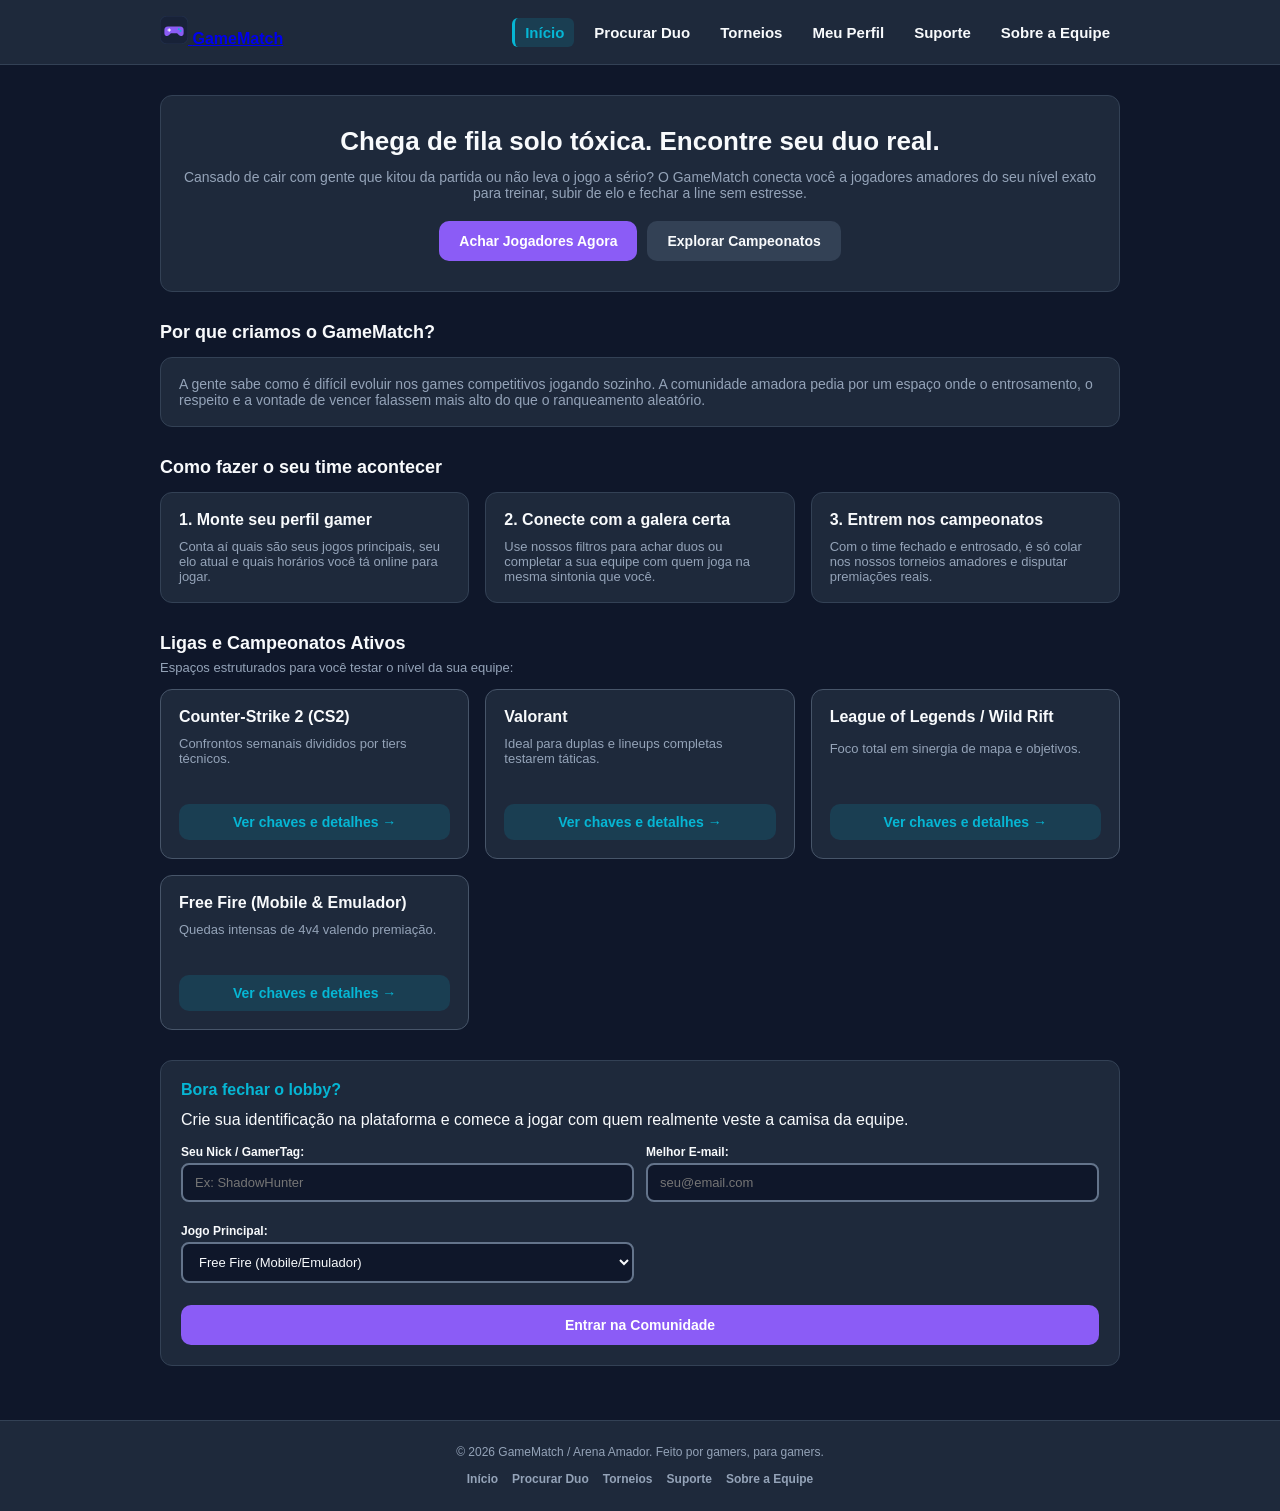
<file: index.html>
<!DOCTYPE html>
<html lang="pt-BR">
<head>
    <meta charset="UTF-8">
    <meta name="viewport" content="width=device-width, initial-scale=1.0">
    <title>Inicio - GameMatch</title>
    <link rel="stylesheet" href="style.css">
    <link rel="icon" type="image/svg+xml" href="data:image/svg+xml,%3Csvg xmlns='http://www.w3.org/2000/svg' viewBox='0 0 64 64'%3E%3Crect width='64' height='64' rx='16' fill='%23131b2e'/%3E%3Cpath d='M18 24h28a8 8 0 0 1 8 8v8a6 6 0 0 1-10.2 4.2L39 39.5H25l-4.8 4.7A6 6 0 0 1 10 40v-8a8 8 0 0 1 8-8z' fill='%238b5cf6'/%3E%3Cpath d='M21 29v6M18 32h6' stroke='%23ffffff' stroke-width='2.5' stroke-linecap='round'/%3E%3Ccircle cx='43' cy='30' r='2' fill='%2306b6d4'/%3E%3Ccircle cx='47' cy='34' r='2' fill='%2306b6d4'/%3E%3C/svg%3E">
</head>
<body>

    <header>
        <nav aria-label="Navegação Principal">
            <a href="index.html" class="brand-logo">
                <svg width="28" height="28" viewBox="0 0 64 64" fill="none" xmlns="http://www.w3.org/2000/svg">
                    <rect width="64" height="64" rx="16" fill="#182238" stroke="#23314d" stroke-width="2"/>
                    <path d="M18 24h28a8 8 0 0 1 8 8v8a6 6 0 0 1-10.2 4.2L39 39.5H25l-4.8 4.7A6 6 0 0 1 10 40v-8a8 8 0 0 1 8-8z" fill="#8b5cf6"/>
                    <path d="M21 29v6M18 32h6" stroke="#ffffff" stroke-width="2.5" stroke-linecap="round"/>
                    <circle cx="43" cy="30" r="2.2" fill="#06b6d4"/>
                    <circle cx="47" cy="34" r="2.2" fill="#06b6d4"/>
                </svg>
                <strong>GameMatch</strong>
            </a>
            
            <input type="checkbox" id="menu-toggle">
            <label for="menu-toggle" class="menu-btn" aria-label="Abrir Menu">
                <span></span>
                <span></span>
                <span></span>
            </label>

            <ul>
                <li><a href="index.html">Início</a></li>
                <li><a href="matchmaking.html">Procurar Duo</a></li>
                <li><a href="torneios.html">Torneios</a></li>
                <li><a href="meuperfil.html">Meu Perfil</a></li>
                <li><a href="suporte.html">Suporte</a></li>
                <li><a href="sobreogrupo.html">Sobre a Equipe</a></li>
            </ul>
        </nav>
    </header>

    <main>
        <section class="hero-section">
            <h1>Chega de fila solo tóxica. Encontre seu duo real.</h1>
            <p>Cansado de cair com gente que kitou da partida ou não leva o jogo a sério? O GameMatch conecta você a jogadores amadores do seu nível exato para treinar, subir de elo e fechar a line sem estresse.</p>
            <div class="hero-buttons">
                <a href="matchmaking.html" class="btn-primary">Achar Jogadores Agora</a>
                <a href="torneios.html" class="btn-secondary">Explorar Campeonatos</a>
            </div>
        </section>

        <section class="info-section">
            <h2 class="section-title">Por que criamos o GameMatch?</h2>
            <div class="card-single">
                <p>A gente sabe como é difícil evoluir nos games competitivos jogando sozinho. A comunidade amadora pedia por um espaço onde o entrosamento, o respeito e a vontade de vencer falassem mais alto do que o ranqueamento aleatório.</p>
            </div>
        </section>

        <section class="cards-section">
            <h2 class="section-title">Como fazer o seu time acontecer</h2>
            
            <div class="cards-grid">
                <article class="player-card">
                    <h3>1. Monte seu perfil gamer</h3>
                    <p>Conta aí quais são seus jogos principais, seu elo atual e quais horários você tá online para jogar.</p>
                </article>

                <article class="player-card">
                    <h3>2. Conecte com a galera certa</h3>
                    <p>Use nossos filtros para achar duos ou completar a sua equipe com quem joga na mesma sintonia que você.</p>
                </article>

                <article class="player-card">
                    <h3>3. Entrem nos campeonatos</h3>
                    <p>Com o time fechado e entrosado, é só colar nos nossos torneios amadores e disputar premiações reais.</p>
                </article>
            </div>
        </section>

        <section class="cards-section">
            <h2 class="section-title">Ligas e Campeonatos Ativos</h2>
            <p class="section-subtitle">Espaços estruturados para você testar o nível da sua equipe:</p>
            
            <div class="cards-grid">
                <article class="player-card feature-card">
                    <h3>Counter-Strike 2 (CS2)</h3>
                    <p>Confrontos semanais divididos por tiers técnicos.</p>
                    <br>
                    <a href="torneios.html" class="btn-card">Ver chaves e detalhes →</a>
                </article>

                <article class="player-card feature-card">
                    <h3>Valorant</h3>
                    <p>Ideal para duplas e lineups completas testarem táticas.</p>
                    <br>
                    <a href="torneios.html" class="btn-card">Ver chaves e detalhes →</a>
                </article>

                <article class="player-card feature-card">
                    <h3>League of Legends / Wild Rift</h3>
                    <p>Foco total em sinergia de mapa e objetivos.</p>
                    <br>
                    <a href="torneios.html" class="btn-card">Ver chaves e detalhes →</a>
                </article>

                <article class="player-card feature-card">
                    <h3>Free Fire (Mobile & Emulador)</h3>
                    <p>Quedas intensas de 4v4 valendo premiação.</p>
                    <br>
                    <a href="torneios.html" class="btn-card">Ver chaves e detalhes →</a>
                </article>
            </div>
        </section>

        <section class="filter-box">
            <form action="meuperfil.html" method="GET" class="filter-form">
                <fieldset>
                    <legend>Bora fechar o lobby?</legend>
                    <p style="margin-bottom: 16px;">Crie sua identificação na plataforma e comece a jogar com quem realmente veste a camisa da equipe.</p>
                    
                    <div class="filter-grid">
                        <div class="field-group">
                            <label for="nome">Seu Nick / GamerTag:</label>
                            <input type="text" id="nome" name="nome" placeholder="Ex: ShadowHunter" required>
                        </div>

                        <div class="field-group">
                            <label for="email">Melhor E-mail:</label>
                            <input type="email" id="email" name="email" placeholder="seu@email.com" required>
                        </div>

                        <div class="field-group">
                            <label for="jogo">Jogo Principal:</label>
                            <select id="jogo" name="jogo">
                                <option value="ff">Free Fire (Mobile/Emulador)</option>
                                <option value="valorant">Valorant</option>
                                <option value="lol">League of Legends</option>
                                <option value="cs2">Counter-Strike 2</option>
                            </select>
                        </div>
                    </div>

                    <button type="submit" class="btn-submit" style="margin-top: 12px;">Entrar na Comunidade</button>
                </fieldset>
            </form>
        </section>
    </main>

    <footer>
        <p>&copy; 2026 GameMatch / Arena Amador. Feito por gamers, para gamers.</p>
        <nav aria-label="Links Rodapé">
            <ul>
                <li><a href="index.html">Início</a></li>
                <li><a href="matchmaking.html">Procurar Duo</a></li>
                <li><a href="torneios.html">Torneios</a></li>
                <li><a href="suporte.html">Suporte</a></li>
                <li><a href="sobreogrupo.html">Sobre a Equipe</a></li>
            </ul>
        </nav>
    </footer>

    <script src="script.js"></script>
</body>
</html>
</file>
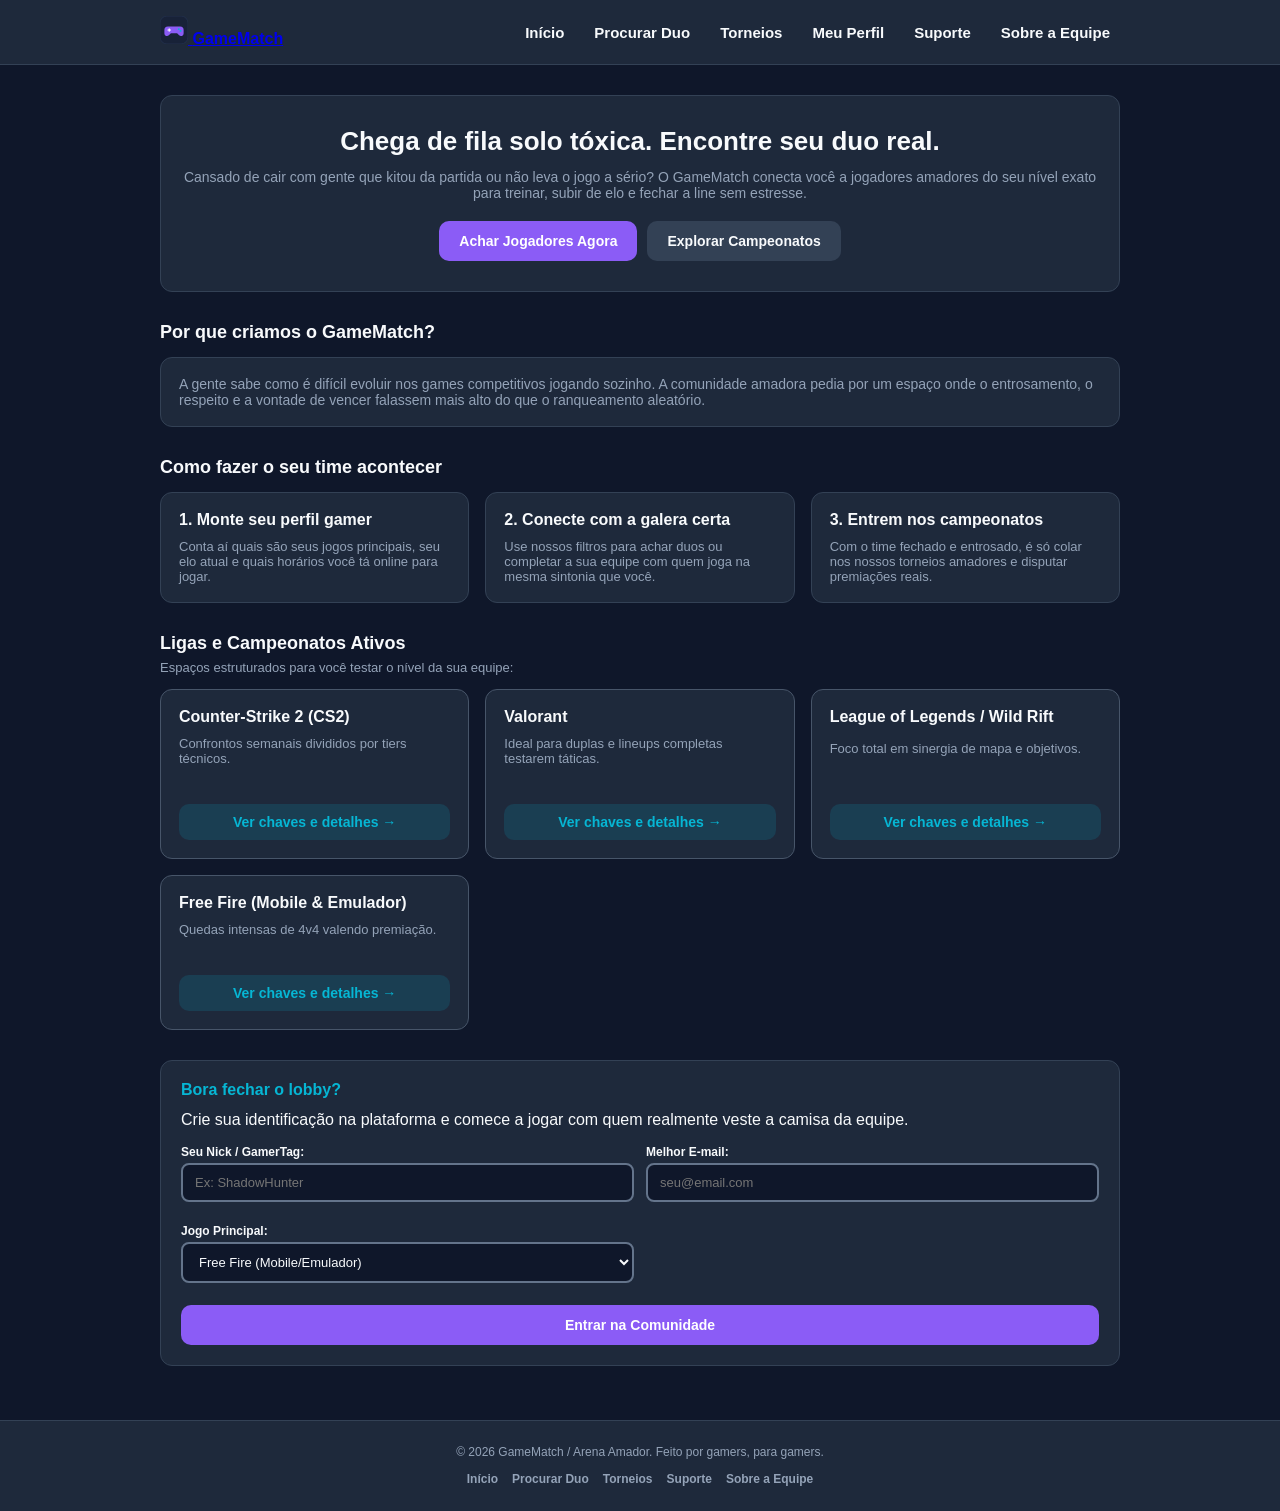
<file: home.html>
<!DOCTYPE html>
<html lang="pt-BR">
<head>
    <meta charset="UTF-8">
    <meta name="viewport" content="width=device-width, initial-scale=1.0">
    <title>GameMatch - O Ponto de Encontro do Cenário Amador</title>
    <link rel="stylesheet" href="style.css">
    <link rel="icon" type="image/svg+xml" href="data:image/svg+xml,%3Csvg xmlns='http://www.w3.org/2000/svg' viewBox='0 0 64 64'%3E%3Crect width='64' height='64' rx='16' fill='%23131b2e'/%3E%3Cpath d='M18 24h28a8 8 0 0 1 8 8v8a6 6 0 0 1-10.2 4.2L39 39.5H25l-4.8 4.7A6 6 0 0 1 10 40v-8a8 8 0 0 1 8-8z' fill='%238b5cf6'/%3E%3Cpath d='M21 29v6M18 32h6' stroke='%23ffffff' stroke-width='2.5' stroke-linecap='round'/%3E%3Ccircle cx='43' cy='30' r='2' fill='%2306b6d4'/%3E%3Ccircle cx='47' cy='34' r='2' fill='%2306b6d4'/%3E%3C/svg%3E">
</head>
<body>

    <header>
        <nav aria-label="Navegação Principal">
            <a href="index.html" class="brand-logo">
                <svg width="28" height="28" viewBox="0 0 64 64" fill="none" xmlns="http://www.w3.org/2000/svg">
                    <rect width="64" height="64" rx="16" fill="#182238" stroke="#23314d" stroke-width="2"/>
                    <path d="M18 24h28a8 8 0 0 1 8 8v8a6 6 0 0 1-10.2 4.2L39 39.5H25l-4.8 4.7A6 6 0 0 1 10 40v-8a8 8 0 0 1 8-8z" fill="#8b5cf6"/>
                    <path d="M21 29v6M18 32h6" stroke="#ffffff" stroke-width="2.5" stroke-linecap="round"/>
                    <circle cx="43" cy="30" r="2.2" fill="#06b6d4"/>
                    <circle cx="47" cy="34" r="2.2" fill="#06b6d4"/>
                </svg>
                <strong>GameMatch</strong>
            </a>
            
            <input type="checkbox" id="menu-toggle">
            <label for="menu-toggle" class="menu-btn" aria-label="Abrir Menu">
                <span></span>
                <span></span>
                <span></span>
            </label>

            <ul>
                <li><a href="index.html">Início</a></li>
                <li><a href="matchmaking.html">Procurar Duo</a></li>
                <li><a href="torneios.html">Torneios</a></li>
                <li><a href="meuperfil.html">Meu Perfil</a></li>
                <li><a href="suporte.html">Suporte</a></li>
                <li><a href="sobreogrupo.html">Sobre a Equipe</a></li>
            </ul>
        </nav>
    </header>

    <main>
        <section class="hero-section">
            <h1>Chega de fila solo tóxica. Encontre seu duo real.</h1>
            <p>Cansado de cair com gente que kitou da partida ou não leva o jogo a sério? O GameMatch conecta você a jogadores amadores do seu nível exato para treinar, subir de elo e fechar a line sem estresse.</p>
            <div class="hero-buttons">
                <a href="matchmaking.html" class="btn-primary">Achar Jogadores Agora</a>
                <a href="torneios.html" class="btn-secondary">Explorar Campeonatos</a>
            </div>
        </section>

        <section class="info-section">
            <h2 class="section-title">Por que criamos o GameMatch?</h2>
            <div class="card-single">
                <p>A gente sabe como é difícil evoluir nos games competitivos jogando sozinho. A comunidade amadora pedia por um espaço onde o entrosamento, o respeito e a vontade de vencer falassem mais alto do que o ranqueamento aleatório.</p>
            </div>
        </section>

        <section class="cards-section">
            <h2 class="section-title">Como fazer o seu time acontecer</h2>
            
            <div class="cards-grid">
                <article class="player-card">
                    <h3>1. Monte seu perfil gamer</h3>
                    <p>Conta aí quais são seus jogos principais, seu elo atual e quais horários você tá online para jogar.</p>
                </article>

                <article class="player-card">
                    <h3>2. Conecte com a galera certa</h3>
                    <p>Use nossos filtros para achar duos ou completar a sua equipe com quem joga na mesma sintonia que você.</p>
                </article>

                <article class="player-card">
                    <h3>3. Entrem nos campeonatos</h3>
                    <p>Com o time fechado e entrosado, é só colar nos nossos torneios amadores e disputar premiações reais.</p>
                </article>
            </div>
        </section>

        <section class="cards-section">
            <h2 class="section-title">Ligas e Campeonatos Ativos</h2>
            <p class="section-subtitle">Espaços estruturados para você testar o nível da sua equipe:</p>
            
            <div class="cards-grid">
                <article class="player-card feature-card">
                    <h3>Counter-Strike 2 (CS2)</h3>
                    <p>Confrontos semanais divididos por tiers técnicos.</p>
                    <br>
                    <a href="torneios.html" class="btn-card">Ver chaves e detalhes →</a>
                </article>

                <article class="player-card feature-card">
                    <h3>Valorant</h3>
                    <p>Ideal para duplas e lineups completas testarem táticas.</p>
                    <br>
                    <a href="torneios.html" class="btn-card">Ver chaves e detalhes →</a>
                </article>

                <article class="player-card feature-card">
                    <h3>League of Legends / Wild Rift</h3>
                    <p>Foco total em sinergia de mapa e objetivos.</p>
                    <br>
                    <a href="torneios.html" class="btn-card">Ver chaves e detalhes →</a>
                </article>

                <article class="player-card feature-card">
                    <h3>Free Fire (Mobile & Emulador)</h3>
                    <p>Quedas intensas de 4v4 valendo premiação.</p>
                    <br>
                    <a href="torneios.html" class="btn-card">Ver chaves e detalhes →</a>
                </article>
            </div>
        </section>

        <section class="filter-box">
            <form action="meuperfil.html" method="GET" class="filter-form">
                <fieldset>
                    <legend>Bora fechar o lobby?</legend>
                    <p style="margin-bottom: 16px;">Crie sua identificação na plataforma e comece a jogar com quem realmente veste a camisa da equipe.</p>
                    
                    <div class="filter-grid">
                        <div class="field-group">
                            <label for="nome">Seu Nick / GamerTag:</label>
                            <input type="text" id="nome" name="nome" placeholder="Ex: ShadowHunter" required>
                        </div>

                        <div class="field-group">
                            <label for="email">Melhor E-mail:</label>
                            <input type="email" id="email" name="email" placeholder="seu@email.com" required>
                        </div>

                        <div class="field-group">
                            <label for="jogo">Jogo Principal:</label>
                            <select id="jogo" name="jogo">
                                <option value="ff">Free Fire (Mobile/Emulador)</option>
                                <option value="valorant">Valorant</option>
                                <option value="lol">League of Legends</option>
                                <option value="cs2">Counter-Strike 2</option>
                            </select>
                        </div>
                    </div>

                    <button type="submit" class="btn-submit" style="margin-top: 12px;">Entrar na Comunidade</button>
                </fieldset>
            </form>
        </section>
    </main>

    <footer>
        <p>&copy; 2026 GameMatch / Arena Amador. Feito por gamers, para gamers.</p>
        <nav aria-label="Links Rodapé">
            <ul>
                <li><a href="index.html">Início</a></li>
                <li><a href="matchmaking.html">Procurar Duo</a></li>
                <li><a href="torneios.html">Torneios</a></li>
                <li><a href="suporte.html">Suporte</a></li>
                <li><a href="sobreogrupo.html">Sobre a Equipe</a></li>
            </ul>
        </nav>
    </footer>

    <script src="script.js"></script>
</body>
</html>
</file>
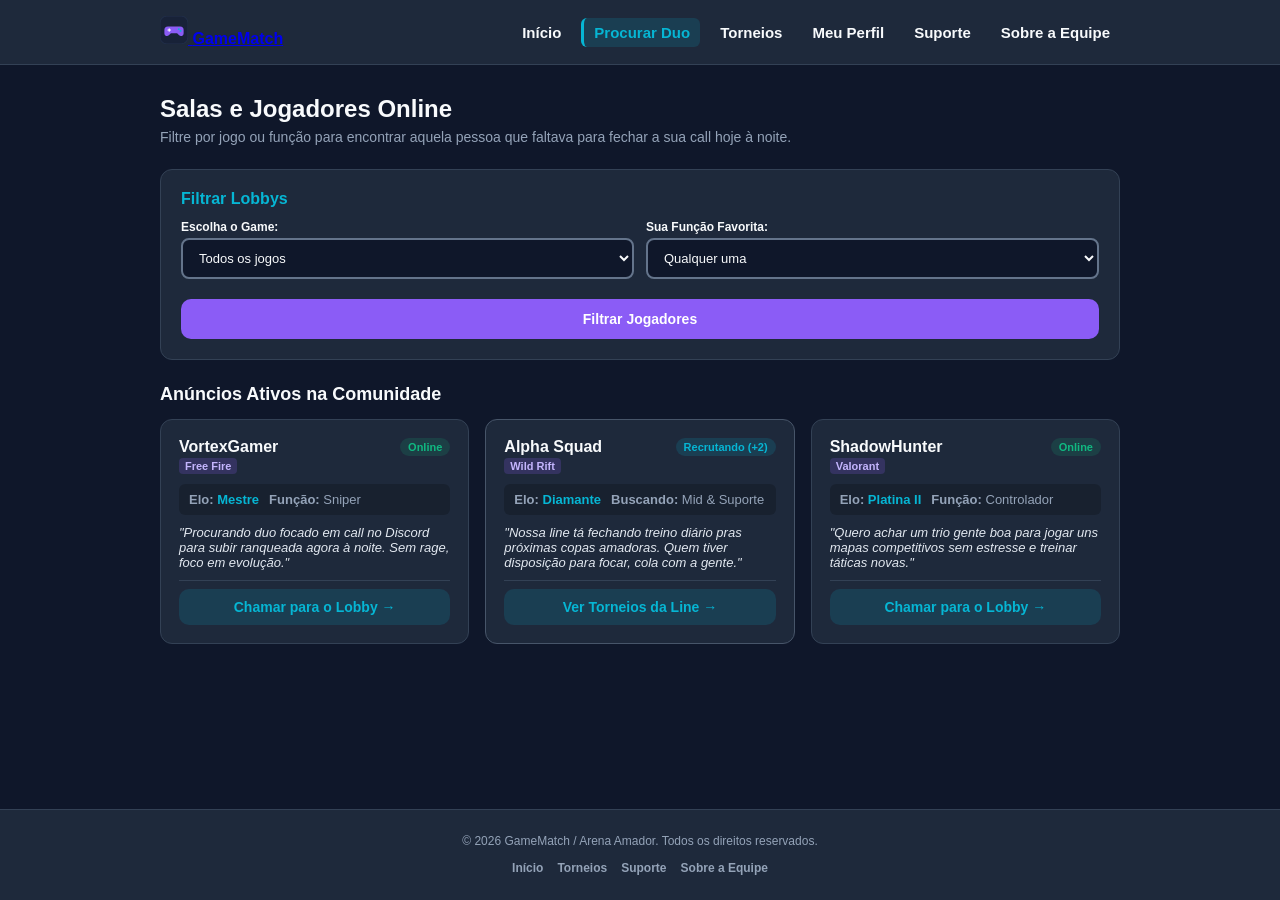
<file: matchmaking.html>
<!DOCTYPE html>
<html lang="pt-BR">
<head>
    <meta charset="UTF-8">
    <meta name="viewport" content="width=device-width, initial-scale=1.0">
    <title>Procurar Duo e Times - GameMatch</title>
    <link rel="stylesheet" href="style.css">
    <link rel="icon" type="image/svg+xml" href="data:image/svg+xml,%3Csvg xmlns='http://www.w3.org/2000/svg' viewBox='0 0 64 64'%3E%3Crect width='64' height='64' rx='16' fill='%23131b2e'/%3E%3Cpath d='M18 24h28a8 8 0 0 1 8 8v8a6 6 0 0 1-10.2 4.2L39 39.5H25l-4.8 4.7A6 6 0 0 1 10 40v-8a8 8 0 0 1 8-8z' fill='%238b5cf6'/%3E%3Cpath d='M21 29v6M18 32h6' stroke='%23ffffff' stroke-width='2.5' stroke-linecap='round'/%3E%3Ccircle cx='43' cy='30' r='2' fill='%2306b6d4'/%3E%3Ccircle cx='47' cy='34' r='2' fill='%2306b6d4'/%3E%3C/svg%3E">
</head>
<body>

    <header>
        <nav aria-label="Navegação Principal">
            <a href="index.html" class="brand-logo">
                <svg width="28" height="28" viewBox="0 0 64 64" fill="none" xmlns="http://www.w3.org/2000/svg">
                    <rect width="64" height="64" rx="16" fill="#182238" stroke="#23314d" stroke-width="2"/>
                    <path d="M18 24h28a8 8 0 0 1 8 8v8a6 6 0 0 1-10.2 4.2L39 39.5H25l-4.8 4.7A6 6 0 0 1 10 40v-8a8 8 0 0 1 8-8z" fill="#8b5cf6"/>
                    <path d="M21 29v6M18 32h6" stroke="#ffffff" stroke-width="2.5" stroke-linecap="round"/>
                    <circle cx="43" cy="30" r="2.2" fill="#06b6d4"/>
                    <circle cx="47" cy="34" r="2.2" fill="#06b6d4"/>
                </svg>
                <strong>GameMatch</strong>
            </a>
            
            <input type="checkbox" id="menu-toggle">
            <label for="menu-toggle" class="menu-btn" aria-label="Abrir Menu">
                <span></span>
                <span></span>
                <span></span>
            </label>

            <ul>
                <li><a href="index.html">Início</a></li>
                <li><a href="matchmaking.html">Procurar Duo</a></li>
                <li><a href="torneios.html">Torneios</a></li>
                <li><a href="meuperfil.html">Meu Perfil</a></li>
                <li><a href="suporte.html">Suporte</a></li>
                <li><a href="sobreogrupo.html">Sobre a Equipe</a></li>
            </ul>
        </nav>
    </header>

    <main>
        <div class="page-header">
            <h1>Salas e Jogadores Online</h1>
            <p>Filtre por jogo ou função para encontrar aquela pessoa que faltava para fechar a sua call hoje à noite.</p>
        </div>

        <section class="filter-box">
            <form action="matchmaking.html" method="GET" class="filter-form">
                <fieldset>
                    <legend>Filtrar Lobbys</legend>
                    <div class="filter-grid">
                        <div class="field-group">
                            <label for="jogo-filtro">Escolha o Game:</label>
                            <select id="jogo-filtro" name="jogo">
                                <option value="todos">Todos os jogos</option>
                                <option value="ff">Free Fire (Mobile/Emulador)</option>
                                <option value="valorant">Valorant</option>
                                <option value="lol">League of Legends / Wild Rift</option>
                                <option value="cs2">Counter-Strike 2</option>
                            </select>
                        </div>
                        <div class="field-group">
                            <label for="funcao-filtro">Sua Função Favorita:</label>
                            <select id="funcao-filtro" name="funcao">
                                <option value="qualquer">Qualquer uma</option>
                                <option value="duelista">Duelista / Rush</option>
                                <option value="suporte">Suporte / Iniciar</option>
                                <option value="sniper">Sniper / AWP</option>
                            </select>
                        </div>
                    </div>
                    <button type="submit" class="btn-submit">Filtrar Jogadores</button>
                </fieldset>
            </form>
        </section>

        <section class="cards-section">
            <h2 class="section-title">Anúncios Ativos na Comunidade</h2>

            <div class="cards-grid">
                <article class="player-card">
                    <div class="card-header">
                        <div class="user-meta">
                            <h3>VortexGamer</h3>
                            <span class="game-tag">Free Fire</span>
                        </div>
                        <span class="status-online">Online</span>
                    </div>

                    <div class="card-details">
                        <p><strong>Elo:</strong> <span class="badge-elo">Mestre</span></p>
                        <p><strong>Função:</strong> Sniper</p>
                    </div>

                    <p class="card-quote">"Procurando duo focado em call no Discord para subir ranqueada agora à noite. Sem rage, foco em evolução."</p>

                    <div class="card-footer">
                        <a href="meuperfil.html" class="btn-card">Chamar para o Lobby →</a>
                    </div>
                </article>

                <article class="player-card feature-card">
                    <div class="card-header">
                        <div class="user-meta">
                            <h3>Alpha Squad</h3>
                            <span class="game-tag">Wild Rift</span>
                        </div>
                        <span class="status-online recruit">Recrutando (+2)</span>
                    </div>

                    <div class="card-details">
                        <p><strong>Elo:</strong> <span class="badge-elo">Diamante</span></p>
                        <p><strong>Buscando:</strong> Mid & Suporte</p>
                    </div>

                    <p class="card-quote">"Nossa line tá fechando treino diário pras próximas copas amadoras. Quem tiver disposição para focar, cola com a gente."</p>

                    <div class="card-footer">
                        <a href="torneios.html" class="btn-card">Ver Torneios da Line →</a>
                    </div>
                </article>

                <article class="player-card">
                    <div class="card-header">
                        <div class="user-meta">
                            <h3>ShadowHunter</h3>
                            <span class="game-tag">Valorant</span>
                        </div>
                        <span class="status-online">Online</span>
                    </div>

                    <div class="card-details">
                        <p><strong>Elo:</strong> <span class="badge-elo">Platina II</span></p>
                        <p><strong>Função:</strong> Controlador</p>
                    </div>

                    <p class="card-quote">"Quero achar um trio gente boa para jogar uns mapas competitivos sem estresse e treinar táticas novas."</p>

                    <div class="card-footer">
                        <a href="meuperfil.html" class="btn-card">Chamar para o Lobby →</a>
                    </div>
                </article>
            </div>
        </section>
    </main>

    <footer>
        <p>&copy; 2026 GameMatch / Arena Amador. Todos os direitos reservados.</p>
        <nav aria-label="Links Rodapé">
            <ul>
                <li><a href="home.html">Início</a></li>
                <li><a href="torneios.html">Torneios</a></li>
                <li><a href="suporte.html">Suporte</a></li>
                <li><a href="sobreogrupo.html">Sobre a Equipe</a></li>
            </ul>
        </nav>
    </footer>

    <script src="script.js"></script>
</body>
</html>
</file>
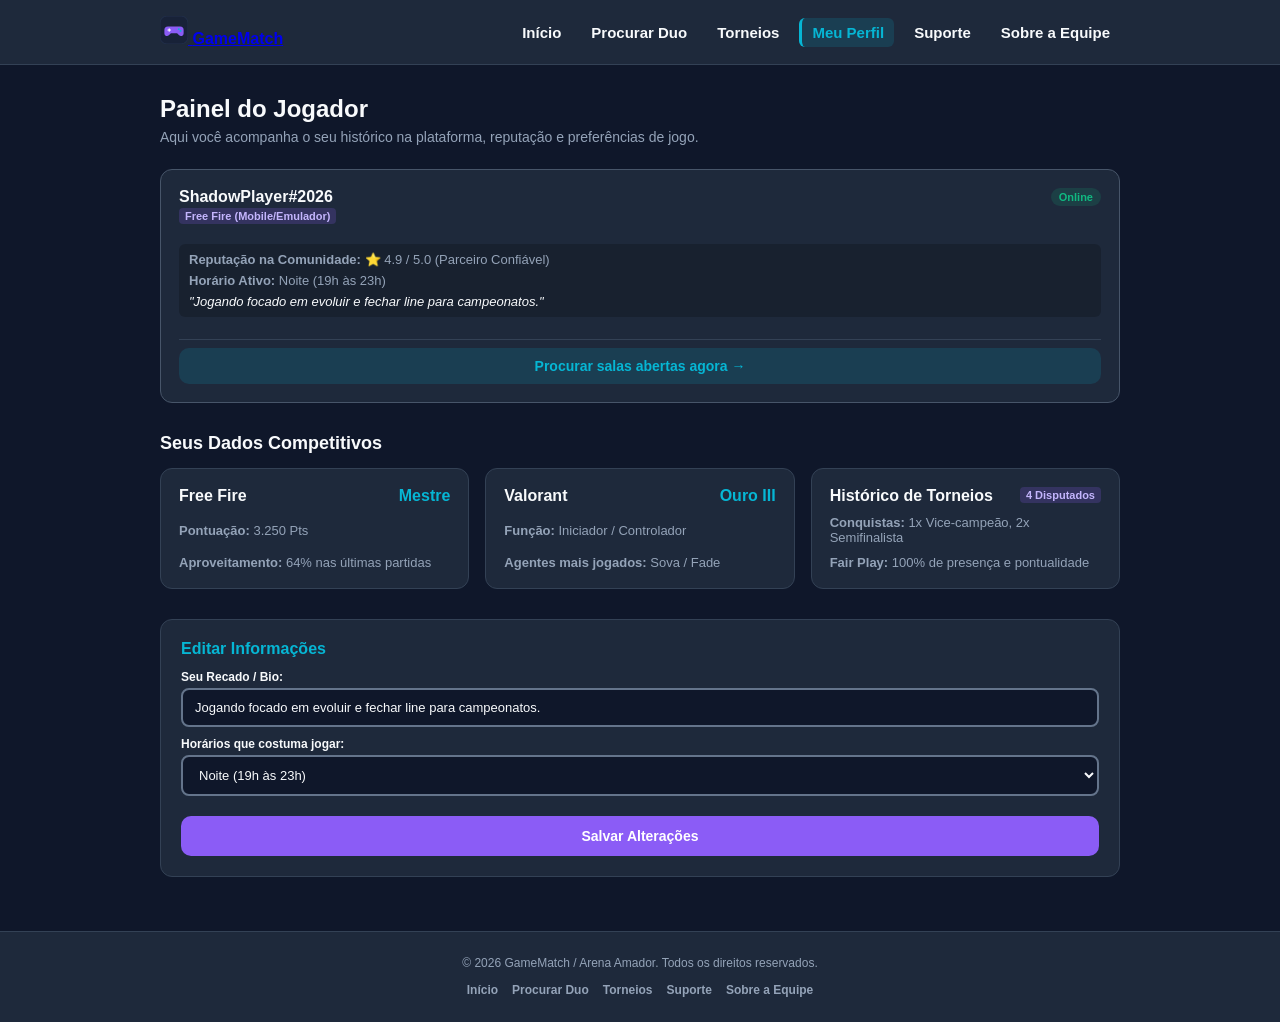
<file: meuperfil.html>
<!DOCTYPE html>
<html lang="pt-BR">
<head>
    <meta charset="UTF-8">
    <meta name="viewport" content="width=device-width, initial-scale=1.0">
    <title>Meu Perfil - GameMatch</title>
    <link rel="stylesheet" href="style.css">
    <link rel="icon" type="image/svg+xml" href="data:image/svg+xml,%3Csvg xmlns='http://www.w3.org/2000/svg' viewBox='0 0 64 64'%3E%3Crect width='64' height='64' rx='16' fill='%23131b2e'/%3E%3Cpath d='M18 24h28a8 8 0 0 1 8 8v8a6 6 0 0 1-10.2 4.2L39 39.5H25l-4.8 4.7A6 6 0 0 1 10 40v-8a8 8 0 0 1 8-8z' fill='%238b5cf6'/%3E%3Cpath d='M21 29v6M18 32h6' stroke='%23ffffff' stroke-width='2.5' stroke-linecap='round'/%3E%3Ccircle cx='43' cy='30' r='2' fill='%2306b6d4'/%3E%3Ccircle cx='47' cy='34' r='2' fill='%2306b6d4'/%3E%3C/svg%3E">
</head>
<body>

    <header>
        <nav aria-label="Navegação Principal">
            <a href="index.html" class="brand-logo">
                <svg width="28" height="28" viewBox="0 0 64 64" fill="none" xmlns="http://www.w3.org/2000/svg">
                    <rect width="64" height="64" rx="16" fill="#182238" stroke="#23314d" stroke-width="2"/>
                    <path d="M18 24h28a8 8 0 0 1 8 8v8a6 6 0 0 1-10.2 4.2L39 39.5H25l-4.8 4.7A6 6 0 0 1 10 40v-8a8 8 0 0 1 8-8z" fill="#8b5cf6"/>
                    <path d="M21 29v6M18 32h6" stroke="#ffffff" stroke-width="2.5" stroke-linecap="round"/>
                    <circle cx="43" cy="30" r="2.2" fill="#06b6d4"/>
                    <circle cx="47" cy="34" r="2.2" fill="#06b6d4"/>
                </svg>
                <strong>GameMatch</strong>
            </a>
            
            <input type="checkbox" id="menu-toggle">
            <label for="menu-toggle" class="menu-btn" aria-label="Abrir Menu">
                <span></span>
                <span></span>
                <span></span>
            </label>

            <ul>
                <li><a href="index.html">Início</a></li>
                <li><a href="matchmaking.html">Procurar Duo</a></li>
                <li><a href="torneios.html">Torneios</a></li>
                <li><a href="meuperfil.html">Meu Perfil</a></li>
                <li><a href="suporte.html">Suporte</a></li>
                <li><a href="sobreogrupo.html">Sobre a Equipe</a></li>
            </ul>
        </nav>
    </header>

    <main>
        <div class="page-header">
            <h1>Painel do Jogador</h1>
            <p>Aqui você acompanha o seu histórico na plataforma, reputação e preferências de jogo.</p>
        </div>

        <section class="info-section">
            <div class="player-card feature-card">
                <div class="card-header">
                    <div class="user-meta">
                        <h3>ShadowPlayer#2026</h3>
                        <span class="game-tag">Mobile & Emulador</span>
                    </div>
                    <span class="status-online">Online</span>
                </div>
                
                <div class="card-details" style="margin-top: 10px;">
                    <p><strong>Reputação na Comunidade:</strong> ⭐ 4.9 / 5.0 (Parceiro Confiável)</p>
                </div>

                <div class="card-footer" style="margin-top: 12px;">
                    <a href="matchmaking.html" class="btn-card">Procurar salas abertas agora →</a>
                </div>
            </div>
        </section>

        <section class="cards-section">
            <h2 class="section-title">Seus Dados Competitivos</h2>
            
            <div class="cards-grid">
                <article class="player-card">
                    <div class="card-header">
                        <h3>Free Fire</h3>
                        <span class="badge-elo">Mestre</span>
                    </div>
                    <p><strong>Pontuação:</strong> 3.250 Pts</p>
                    <p><strong>Aproveitamento:</strong> 64% nas últimas partidas</p>
                </article>

                <article class="player-card">
                    <div class="card-header">
                        <h3>Valorant</h3>
                        <span class="badge-elo">Ouro III</span>
                    </div>
                    <p><strong>Função:</strong> Iniciador / Controlador</p>
                    <p><strong>Agentes mais jogados:</strong> Sova / Fade</p>
                </article>

                <article class="player-card">
                    <div class="card-header">
                        <h3>Histórico de Torneios</h3>
                        <span class="game-tag">4 Disputados</span>
                    </div>
                    <p><strong>Conquistas:</strong> 1x Vice-campeão, 2x Semifinalista</p>
                    <p><strong>Fair Play:</strong> 100% de presença e pontualidade</p>
                </article>
            </div>
        </section>

        <section class="filter-box">
            <form id="form-perfil" class="filter-form">
                <fieldset>
                    <legend>Editar Informações</legend>
                    
                    <div class="field-group">
                        <label for="bio">Seu Recado / Bio:</label>
                        <input type="text" id="bio" name="bio" value="Jogando focado em evoluir e fechar line para campeonatos.">
                    </div>

                    <div class="field-group">
                        <label for="horario">Horários que costuma jogar:</label>
                        <select id="horario" name="horario">
                            <option value="noite">Noite (19h às 23h)</option>
                            <option value="tarde">Tarde (13h às 18h)</option>
                            <option value="fds">Apenas finais de semana</option>
                        </select>
                    </div>

                    <button type="submit" class="btn-submit">Salvar Alterações</button>
                </fieldset>
            </form>
        </section>
    </main>

    <footer>
        <p>&copy; 2026 GameMatch / Arena Amador. Todos os direitos reservados.</p>
        <nav aria-label="Links Rodapé">
            <ul>
                <li><a href="home.html">Início</a></li>
                <li><a href="matchmaking.html">Procurar Duo</a></li>
                <li><a href="torneios.html">Torneios</a></li>
                <li><a href="suporte.html">Suporte</a></li>
                <li><a href="sobreogrupo.html">Sobre a Equipe</a></li>
            </ul>
        </nav>
    </footer>

    <script src="script.js"></script>
</body>
</html>
</file>
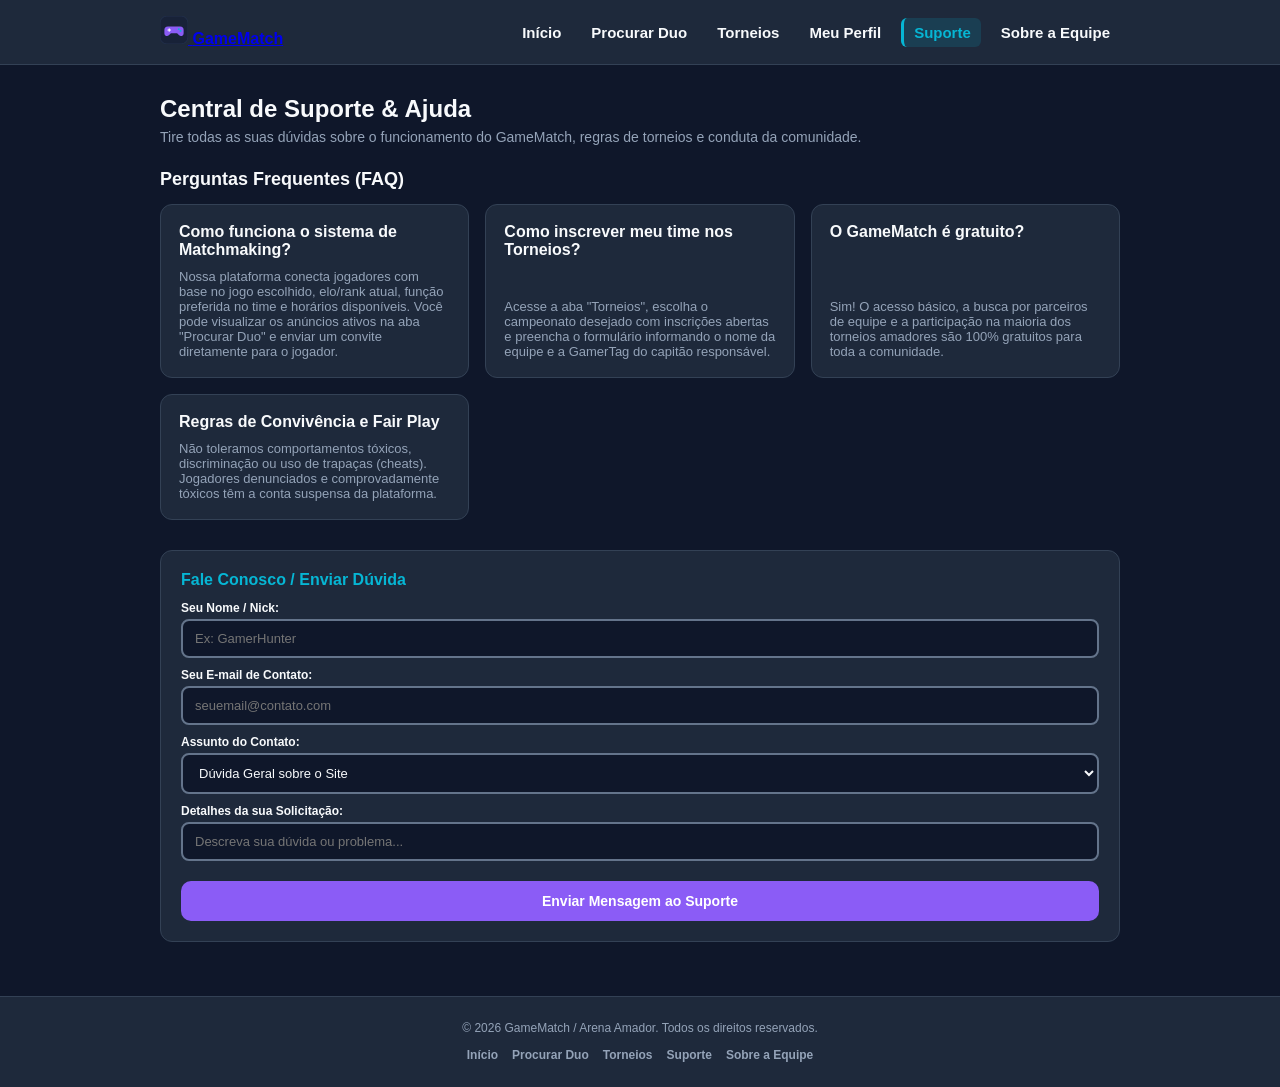
<file: suporte.html>
<!DOCTYPE html>
<html lang="pt-BR">
<head>
    <meta charset="UTF-8">
    <meta name="viewport" content="width=device-width, initial-scale=1.0">
    <title>Suporte ao Cliente - GameMatch</title>
    <link rel="stylesheet" href="style.css">
    <link rel="icon" type="image/svg+xml" href="data:image/svg+xml,%3Csvg xmlns='http://www.w3.org/2000/svg' viewBox='0 0 64 64'%3E%3Crect width='64' height='64' rx='16' fill='%23131b2e'/%3E%3Cpath d='M18 24h28a8 8 0 0 1 8 8v8a6 6 0 0 1-10.2 4.2L39 39.5H25l-4.8 4.7A6 6 0 0 1 10 40v-8a8 8 0 0 1 8-8z' fill='%238b5cf6'/%3E%3Cpath d='M21 29v6M18 32h6' stroke='%23ffffff' stroke-width='2.5' stroke-linecap='round'/%3E%3Ccircle cx='43' cy='30' r='2' fill='%2306b6d4'/%3E%3Ccircle cx='47' cy='34' r='2' fill='%2306b6d4'/%3E%3C/svg%3E">
</head>
<body>

    <header>
        <nav aria-label="Navegação Principal">
            <a href="index.html" class="brand-logo">
                <svg width="28" height="28" viewBox="0 0 64 64" fill="none" xmlns="http://www.w3.org/2000/svg">
                    <rect width="64" height="64" rx="16" fill="#182238" stroke="#23314d" stroke-width="2"/>
                    <path d="M18 24h28a8 8 0 0 1 8 8v8a6 6 0 0 1-10.2 4.2L39 39.5H25l-4.8 4.7A6 6 0 0 1 10 40v-8a8 8 0 0 1 8-8z" fill="#8b5cf6"/>
                    <path d="M21 29v6M18 32h6" stroke="#ffffff" stroke-width="2.5" stroke-linecap="round"/>
                    <circle cx="43" cy="30" r="2.2" fill="#06b6d4"/>
                    <circle cx="47" cy="34" r="2.2" fill="#06b6d4"/>
                </svg>
                <strong>GameMatch</strong>
            </a>
            
            <input type="checkbox" id="menu-toggle">
            <label for="menu-toggle" class="menu-btn" aria-label="Abrir Menu">
                <span></span>
                <span></span>
                <span></span>
            </label>

            <ul>
                <li><a href="index.html">Início</a></li>
                <li><a href="matchmaking.html">Procurar Duo</a></li>
                <li><a href="torneios.html">Torneios</a></li>
                <li><a href="meuperfil.html">Meu Perfil</a></li>
                <li><a href="suporte.html">Suporte</a></li>
                <li><a href="sobreogrupo.html">Sobre a Equipe</a></li>
            </ul>
        </nav>
    </header>

    <main>
        <div class="page-header">
            <h1>Central de Suporte & Ajuda</h1>
            <p>Tire todas as suas dúvidas sobre o funcionamento do GameMatch, regras de torneios e conduta da comunidade.</p>
        </div>

        <section class="cards-section">
            <h2 class="section-title">Perguntas Frequentes (FAQ)</h2>

            <div class="cards-grid">
                <article class="player-card">
                    <h3>Como funciona o sistema de Matchmaking?</h3>
                    <p>Nossa plataforma conecta jogadores com base no jogo escolhido, elo/rank atual, função preferida no time e horários disponíveis. Você pode visualizar os anúncios ativos na aba "Procurar Duo" e enviar um convite diretamente para o jogador.</p>
                </article>

                <article class="player-card">
                    <h3>Como inscrever meu time nos Torneios?</h3>
                    <p>Acesse a aba "Torneios", escolha o campeonato desejado com inscrições abertas e preencha o formulário informando o nome da equipe e a GamerTag do capitão responsável.</p>
                </article>

                <article class="player-card">
                    <h3>O GameMatch é gratuito?</h3>
                    <p>Sim! O acesso básico, a busca por parceiros de equipe e a participação na maioria dos torneios amadores são 100% gratuitos para toda a comunidade.</p>
                </article>

                <article class="player-card">
                    <h3>Regras de Convivência e Fair Play</h3>
                    <p>Não toleramos comportamentos tóxicos, discriminação ou uso de trapaças (cheats). Jogadores denunciados e comprovadamente tóxicos têm a conta suspensa da plataforma.</p>
                </article>
            </div>
        </section>

        <section class="filter-box">
            <form id="form-suporte" class="filter-form">
                <fieldset>
                    <legend>Fale Conosco / Enviar Dúvida</legend>
                    
                    <div class="field-group">
                        <label for="nome-suporte">Seu Nome / Nick:</label>
                        <input type="text" id="nome-suporte" name="nome" placeholder="Ex: GamerHunter" required>
                    </div>

                    <div class="field-group">
                        <label for="email-suporte">Seu E-mail de Contato:</label>
                        <input type="email" id="email-suporte" name="email" placeholder="seuemail@contato.com" required>
                    </div>

                    <div class="field-group">
                        <label for="assunto">Assunto do Contato:</label>
                        <select id="assunto" name="assunto">
                            <option value="duvida">Dúvida Geral sobre o Site</option>
                            <option value="torneio">Problemas com Inscrição de Torneio</option>
                            <option value="denuncia">Denunciar Jogador / Toxicidade</option>
                            <option value="sugestao">Sugestão de Melhoria</option>
                        </select>
                    </div>

                    <div class="field-group">
                        <label for="mensagem">Detalhes da sua Solicitação:</label>
                        <input type="text" id="mensagem" name="mensagem" placeholder="Descreva sua dúvida ou problema..." required>
                    </div>

                    <button type="submit" class="btn-submit">Enviar Mensagem ao Suporte</button>
                </fieldset>
            </form>
        </section>
    </main>

    <footer>
        <p>&copy; 2026 GameMatch / Arena Amador. Todos os direitos reservados.</p>
        <nav aria-label="Links Rodapé">
            <ul>
                <li><a href="home.html">Início</a></li>
                <li><a href="matchmaking.html">Procurar Duo</a></li>
                <li><a href="torneios.html">Torneios</a></li>
                <li><a href="suporte.html">Suporte</a></li>
                <li><a href="sobreogrupo.html">Sobre a Equipe</a></li>
            </ul>
        </nav>
    </footer>

    <script src="script.js"></script>
</body>
</html>
</file>
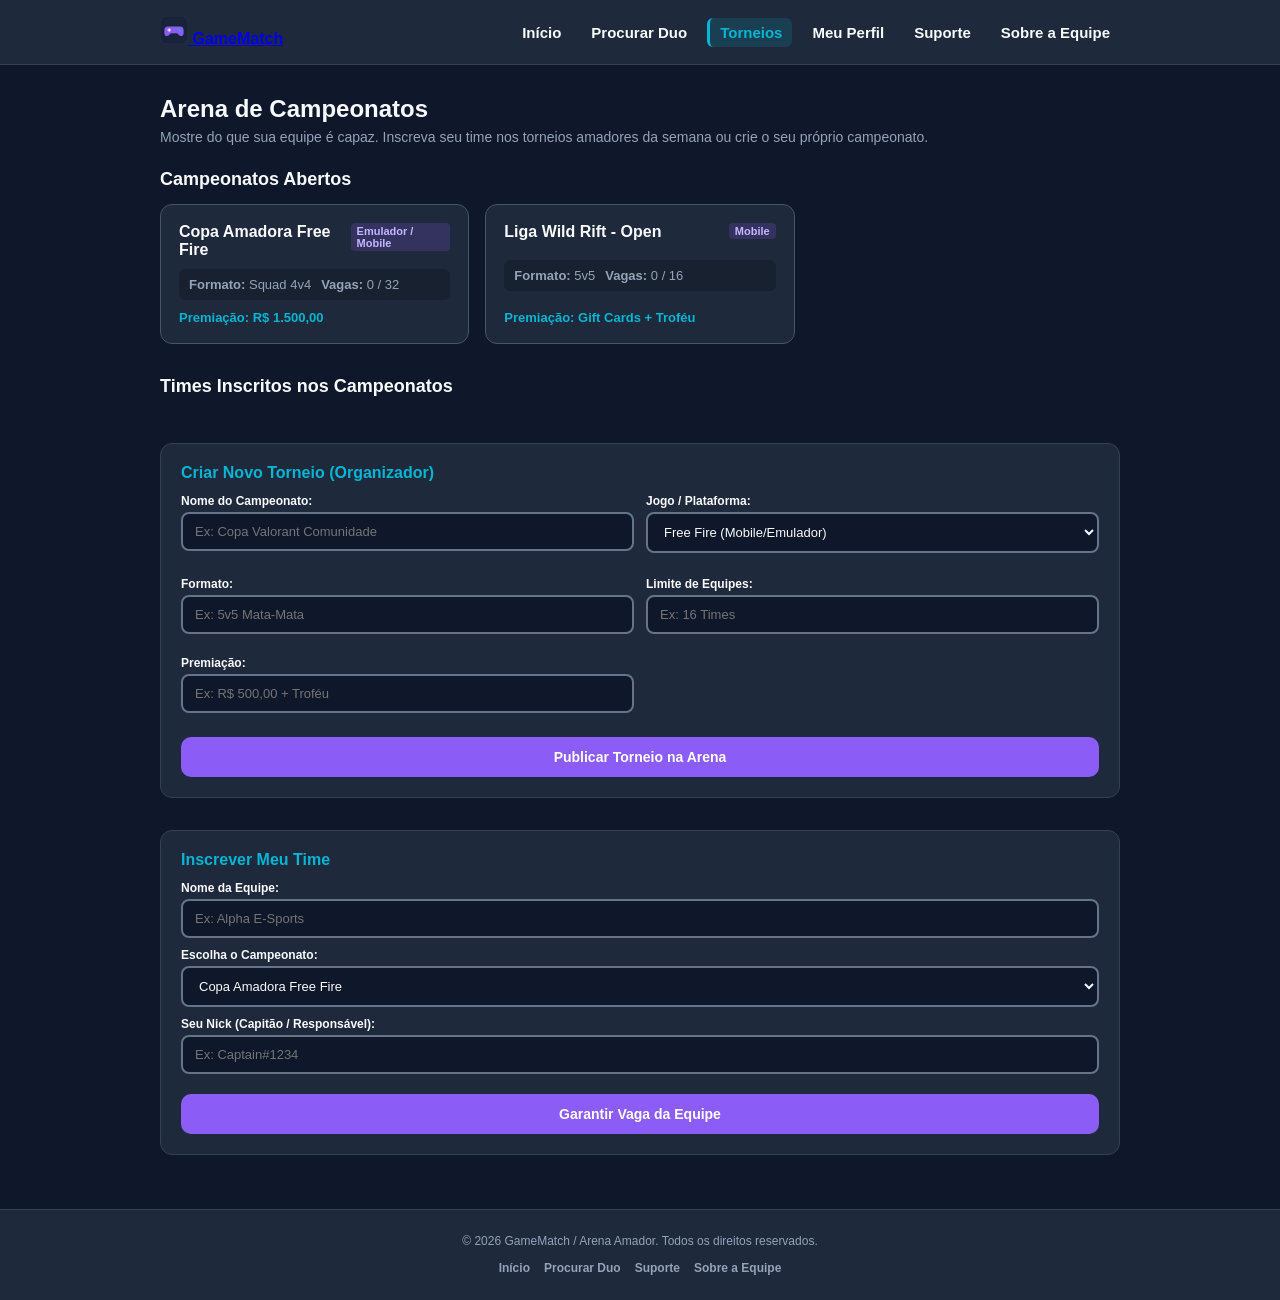
<file: torneios.html>
<!DOCTYPE html>
<html lang="pt-BR">
<head>
    <meta charset="UTF-8">
    <meta name="viewport" content="width=device-width, initial-scale=1.0">
    <title>Torneios e Campeonatos - GameMatch</title>
    <link rel="stylesheet" href="style.css">
    <link rel="icon" type="image/svg+xml" href="data:image/svg+xml,%3Csvg xmlns='http://www.w3.org/2000/svg' viewBox='0 0 64 64'%3E%3Crect width='64' height='64' rx='16' fill='%23131b2e'/%3E%3Cpath d='M18 24h28a8 8 0 0 1 8 8v8a6 6 0 0 1-10.2 4.2L39 39.5H25l-4.8 4.7A6 6 0 0 1 10 40v-8a8 8 0 0 1 8-8z' fill='%238b5cf6'/%3E%3Cpath d='M21 29v6M18 32h6' stroke='%23ffffff' stroke-width='2.5' stroke-linecap='round'/%3E%3Ccircle cx='43' cy='30' r='2' fill='%2306b6d4'/%3E%3Ccircle cx='47' cy='34' r='2' fill='%2306b6d4'/%3E%3C/svg%3E">
</head>
<body>

    <header>
        <nav aria-label="Navegação Principal">
            <a href="index.html" class="brand-logo">
                <svg width="28" height="28" viewBox="0 0 64 64" fill="none" xmlns="http://www.w3.org/2000/svg">
                    <rect width="64" height="64" rx="16" fill="#182238" stroke="#23314d" stroke-width="2"/>
                    <path d="M18 24h28a8 8 0 0 1 8 8v8a6 6 0 0 1-10.2 4.2L39 39.5H25l-4.8 4.7A6 6 0 0 1 10 40v-8a8 8 0 0 1 8-8z" fill="#8b5cf6"/>
                    <path d="M21 29v6M18 32h6" stroke="#ffffff" stroke-width="2.5" stroke-linecap="round"/>
                    <circle cx="43" cy="30" r="2.2" fill="#06b6d4"/>
                    <circle cx="47" cy="34" r="2.2" fill="#06b6d4"/>
                </svg>
                <strong>GameMatch</strong>
            </a>
            
            <input type="checkbox" id="menu-toggle">
            <label for="menu-toggle" class="menu-btn" aria-label="Abrir Menu">
                <span></span>
                <span></span>
                <span></span>
            </label>

            <ul>
                <li><a href="index.html">Início</a></li>
                <li><a href="matchmaking.html">Procurar Duo</a></li>
                <li><a href="torneios.html">Torneios</a></li>
                <li><a href="meuperfil.html">Meu Perfil</a></li>
                <li><a href="suporte.html">Suporte</a></li>
                <li><a href="sobreogrupo.html">Sobre a Equipe</a></li>
            </ul>
        </nav>
    </header>

    <main>
        <div class="page-header">
            <h1>Arena de Campeonatos</h1>
            <p>Mostre do que sua equipe é capaz. Inscreva seu time nos torneios amadores da semana ou crie o seu próprio campeonato.</p>
        </div>

        <!-- 1. Lista de Campeonatos (Grid de Cards) -->
        <section class="cards-section">
            <h2 class="section-title">Campeonatos Abertos</h2>
            
            <div class="cards-grid" id="grid-campeonatos">
                <article class="player-card feature-card">
                    <div class="card-header">
                        <h3>Copa Amadora Free Fire</h3>
                        <span class="game-tag">Emulador / Mobile</span>
                    </div>
                    <div class="card-details">
                        <p><strong>Formato:</strong> Squad 4v4</p>
                        <p><strong>Vagas:</strong> 28 / 32 Times</p>
                    </div>
                    <p style="color: var(--cor-secundario); font-weight: 700;">Premiação: R$ 1.500,00</p>
                </article>

                <article class="player-card feature-card">
                    <div class="card-header">
                        <h3>Liga Wild Rift - Open</h3>
                        <span class="game-tag">Mobile</span>
                    </div>
                    <div class="card-details">
                        <p><strong>Formato:</strong> 5v5</p>
                        <p><strong>Vagas:</strong> 12 / 16 Times</p>
                    </div>
                    <p style="color: var(--cor-secundario); font-weight: 700;">Premiação: Gift Cards + Troféu</p>
                </article>
            </div>
        </section>

        <!-- 2. Seção de Inscrições de Times (Cards de Inscritos aparecem aqui) -->
        <section class="cards-section" style="margin-top: 32px;">
            <h2 class="section-title">Times Inscritos nos Campeonatos</h2>
            <div class="cards-grid" id="grid-inscricoes">
                <!-- Inscritos via LocalStorage entram aqui dinamicamente -->
            </div>
        </section>

        <!-- 3. Formulário de Criar Torneio -->
        <section class="filter-box" style="margin-top: 32px;">
            <form id="form-criar-torneio" class="filter-form">
                <fieldset>
                    <legend>Criar Novo Torneio (Organizador)</legend>
                    
                    <div class="filter-grid">
                        <div class="field-group">
                            <label for="nome-novo-torneio">Nome do Campeonato:</label>
                            <input type="text" id="nome-novo-torneio" placeholder="Ex: Copa Valorant Comunidade" required>
                        </div>

                        <div class="field-group">
                            <label for="jogo-novo-torneio">Jogo / Plataforma:</label>
                            <select id="jogo-novo-torneio">
                                <option value="Free Fire (Mobile/Emulador)">Free Fire (Mobile/Emulador)</option>
                                <option value="Valorant (PC)">Valorant (PC)</option>
                                <option value="CS2 (PC)">Counter-Strike 2 (PC)</option>
                                <option value="League of Legends / Wild Rift">League of Legends / Wild Rift</option>
                            </select>
                        </div>
                    </div>

                    <div class="filter-grid" style="margin-top: 14px;">
                        <div class="field-group">
                            <label for="formato-novo-torneio">Formato:</label>
                            <input type="text" id="formato-novo-torneio" placeholder="Ex: 5v5 Mata-Mata" required>
                        </div>

                        <div class="field-group">
                            <label for="vagas-novo-torneio">Limite de Equipes:</label>
                            <input type="text" id="vagas-novo-torneio" placeholder="Ex: 16 Times" required>
                        </div>

                        <div class="field-group">
                            <label for="premio-novo-torneio">Premiação:</label>
                            <input type="text" id="premio-novo-torneio" placeholder="Ex: R$ 500,00 + Troféu" required>
                        </div>
                    </div>

                    <button type="submit" class="btn-submit" style="margin-top: 14px;">Publicar Torneio na Arena</button>
                </fieldset>
            </form>
        </section>

        <!-- 4. Formulário de Inscrever Meu Time -->
        <section class="filter-box" style="margin-top: 32px;">
            <form id="form-torneio" class="filter-form">
                <fieldset>
                    <legend>Inscrever Meu Time</legend>
                    
                    <div class="field-group">
                        <label for="time">Nome da Equipe:</label>
                        <input type="text" id="time" name="time" placeholder="Ex: Alpha E-Sports" required>
                    </div>

                    <div class="field-group">
                        <label for="campeonato-escolhido">Escolha o Campeonato:</label>
                        <select id="campeonato-escolhido" name="campeonato">
                            <option value="Copa Amadora Free Fire">Copa Amadora Free Fire</option>
                            <option value="Liga Wild Rift Open Series">Liga Wild Rift Open Series</option>
                        </select>
                    </div>

                    <div class="field-group">
                        <label for="capitao">Seu Nick (Capitão / Responsável):</label>
                        <input type="text" id="capitao" name="capitao" placeholder="Ex: Captain#1234" required>
                    </div>

                    <button type="submit" class="btn-submit">Garantir Vaga da Equipe</button>
                </fieldset>
            </form>
        </section>
    </main>

    <footer>
        <p>&copy; 2026 GameMatch / Arena Amador. Todos os direitos reservados.</p>
        <nav aria-label="Links Rodapé">
            <ul>
                <li><a href="home.html">Início</a></li>
                <li><a href="matchmaking.html">Procurar Duo</a></li>
                <li><a href="suporte.html">Suporte</a></li>
                <li><a href="sobreogrupo.html">Sobre a Equipe</a></li>
            </ul>
        </nav>
    </footer>

    <script src="script.js"></script>
</body>
</html>
</file>
<file: style.css>
:root {
    --cor-fundo: #0f172a;
    --cor-superficie: #1e293b;
    --cor-borda: #334155;
    --cor-primario: #8b5cf6;
    --cor-secundario: #06b6d4;
    --cor-texto-principal: #f8fafc;
    --cor-texto-secundario: #94a3b8;
    --cor-sucesso: #10b981;
    --raio-borda: 12px;
}

* {
    margin: 0;
    padding: 0;
    box-sizing: border-box;
    font-family: 'Segoe UI', Roboto, Helvetica, Arial, sans-serif;
}

body {
    background-color: var(--cor-fundo);
    color: var(--cor-texto-principal);
    display: flex;
    flex-direction: column;
    min-height: 100vh;
}

header {
    background-color: var(--cor-superficie);
    border-bottom: 1px solid var(--cor-borda);
    position: sticky;
    top: 0;
    z-index: 100;
}

header nav {
    max-width: 1000px;
    margin: 0 auto;
    padding: 16px 20px;
    display: flex;
    justify-content: space-between;
    align-items: center;
    position: relative;
}

header nav p strong {
    font-size: 20px;
    font-weight: 800;
    letter-spacing: -0.5px;
    background: linear-gradient(135deg, #ffffff 20%, var(--cor-secundario) 100%);
    -webkit-background-clip: text;
    -webkit-text-fill-color: transparent;
}

#menu-toggle {
    display: none;
}

.menu-btn {
    display: flex;
    flex-direction: column;
    justify-content: space-between;
    width: 28px;
    height: 20px;
    cursor: pointer;
    z-index: 101;
}

.menu-btn span {
    display: block;
    width: 100%;
    height: 3px;
    background-color: var(--cor-texto-principal);
    border-radius: 2px;
    transition: 0.3s;
}

#menu-toggle:checked + .menu-btn span:nth-child(1) {
    transform: translateY(8.5px) rotate(45deg);
    background-color: var(--cor-secundario);
}

#menu-toggle:checked + .menu-btn span:nth-child(2) {
    opacity: 0;
}

#menu-toggle:checked + .menu-btn span:nth-child(3) {
    transform: translateY(-8.5px) rotate(-45deg);
    background-color: var(--cor-secundario);
}

header ul {
    list-style: none;
    position: absolute;
    top: 100%;
    left: 0;
    width: 100%;
    background-color: var(--cor-superficie);
    border-bottom: 1px solid var(--cor-borda);
    display: none;
    flex-direction: column;
}

#menu-toggle:checked ~ ul {
    display: flex;
}

header ul li a {
    display: block;
    padding: 14px 20px;
    color: var(--cor-texto-principal);
    text-decoration: none;
    font-size: 15px;
    font-weight: 600;
    border-bottom: 1px solid rgba(255, 255, 255, 0.05);
    transition: 0.2s;
}

header ul li a:hover {
    background-color: rgba(6, 182, 212, 0.1);
    color: var(--cor-secundario);
}

main {
    flex: 1;
    max-width: 1000px;
    margin: 0 auto;
    padding: 30px 20px;
    width: 100%;
}

.hero-section {
    background-color: var(--cor-superficie);
    border: 1px solid var(--cor-borda);
    border-radius: var(--raio-borda);
    padding: 30px 20px;
    text-align: center;
    margin-bottom: 30px;
}

.hero-section h1 {
    font-size: 26px;
    font-weight: 800;
    margin-bottom: 12px;
}

.hero-section p {
    color: var(--cor-texto-secundario);
    font-size: 14px;
    margin-bottom: 20px;
}

.hero-buttons {
    display: flex;
    flex-direction: column;
    gap: 10px;
}

.page-header {
    margin-bottom: 24px;
}

.page-header h1 {
    font-size: 24px;
    font-weight: 800;
    margin-bottom: 6px;
}

.page-header p {
    color: var(--cor-texto-secundario);
    font-size: 14px;
}

.section-title {
    font-size: 18px;
    font-weight: 700;
    margin-bottom: 14px;
}

.section-subtitle {
    color: var(--cor-texto-secundario);
    font-size: 13px;
    margin-top: -8px;
    margin-bottom: 14px;
}

.btn-primary, .btn-secondary, .btn-submit, .btn-card {
    display: inline-flex;
    align-items: center;
    justify-content: center;
    padding: 12px 20px;
    border-radius: 10px;
    font-size: 14px;
    font-weight: 700;
    text-decoration: none;
    cursor: pointer;
    transition: 0.2s;
    border: none;
}

.btn-primary, .btn-submit {
    background-color: var(--cor-primario);
    color: #ffffff;
}

.btn-primary:hover, .btn-submit:hover {
    background-color: #7c3aed;
}

.btn-secondary {
    background-color: #334155;
    color: var(--cor-texto-principal);
}

.btn-secondary:hover {
    background-color: #475569;
}

.btn-submit {
    width: 100%;
    margin-top: 10px;
}

.btn-card {
    width: 100%;
    background-color: rgba(6, 182, 212, 0.15);
    color: var(--cor-secundario);
    padding: 10px;
}

.btn-card:hover {
    background-color: var(--cor-secundario);
    color: var(--cor-fundo);
}

.info-section {
    margin-bottom: 30px;
}

.card-single {
    background-color: var(--cor-superficie);
    border: 1px solid var(--cor-borda);
    border-radius: var(--raio-borda);
    padding: 18px;
    color: var(--cor-texto-secundario);
    font-size: 14px;
}

.cards-section {
    margin-bottom: 30px;
}

.cards-grid {
    display: grid;
    grid-template-columns: 1fr;
    gap: 16px;
}

.player-card {
    background-color: var(--cor-superficie);
    border: 1px solid var(--cor-borda);
    border-radius: var(--raio-borda);
    padding: 18px;
    display: flex;
    flex-direction: column;
    justify-content: space-between;
    gap: 10px;
}

.feature-card {
    border-color: #475569;
}

.player-card h3 {
    font-size: 16px;
    font-weight: 700;
}

.player-card p {
    color: var(--cor-texto-secundario);
    font-size: 13px;
}

.card-header {
    display: flex;
    justify-content: space-between;
    align-items: flex-start;
}

.user-meta {
    display: flex;
    flex-direction: column;
    gap: 2px;
}

.game-tag {
    font-size: 11px;
    font-weight: 600;
    color: #c4b5fd;
    background-color: rgba(139, 92, 246, 0.2);
    padding: 2px 6px;
    border-radius: 4px;
    width: fit-content;
}

.status-online {
    font-size: 11px;
    font-weight: 700;
    color: var(--cor-sucesso);
    background-color: rgba(16, 185, 129, 0.15);
    padding: 3px 8px;
    border-radius: 12px;
}

.status-online.recruit {
    color: var(--cor-secundario);
    background-color: rgba(6, 182, 212, 0.15);
}

.card-details {
    display: flex;
    flex-wrap: wrap;
    gap: 10px;
    padding: 8px 10px;
    background-color: rgba(0, 0, 0, 0.2);
    border-radius: 6px;
}

.badge-elo {
    color: var(--cor-secundario);
    font-weight: 700;
}

.card-quote {
    font-style: italic;
    color: #e2e8f0 !important;
}

.card-footer {
    padding-top: 8px;
    border-top: 1px solid var(--cor-borda);
}

.filter-box {
    background-color: var(--cor-superficie);
    border: 1px solid var(--cor-borda);
    border-radius: var(--raio-borda);
    padding: 20px;
    margin-bottom: 24px;
}

fieldset {
    border: none;
}

legend {
    font-size: 16px;
    font-weight: 700;
    color: var(--cor-secundario);
    margin-bottom: 12px;
}

.filter-grid {
    display: grid;
    grid-template-columns: 1fr;
    gap: 12px;
}

.field-group {
    display: flex;
    flex-direction: column;
    gap: 4px;
    margin-bottom: 10px;
}

label {
    font-size: 12px;
    font-weight: 600;
    color: var(--cor-texto-principal);
}

/* Borda dos inputs e selects alterada para ficar mais clara e evidente */
input[type="text"],
input[type="email"],
select {
    width: 100%;
    padding: 10px 12px;
    background-color: var(--cor-fundo);
    border: 2px solid #64748b; 
    border-radius: 8px;
    color: var(--cor-texto-principal);
    font-size: 13px;
    outline: none;
    transition: 0.2s;
}

input[type="text"]:focus,
input[type="email"]:focus,
select:focus {
    border-color: var(--cor-secundario);
}

.foto-grupo-card {
    max-width: 600px;
    margin: 0 auto;
}

.foto-container {
    width: 100%;
    border-radius: 8px;
    overflow: hidden;
}

.foto-container img {
    width: 100%;
    height: auto;
    display: block;
}

footer {
    background-color: var(--cor-superficie);
    border-top: 1px solid var(--cor-borda);
    padding: 24px 20px;
    text-align: center;
    margin-top: auto;
}

footer p {
    color: var(--cor-texto-secundario);
    font-size: 12px;
    margin-bottom: 10px;
}

footer ul {
    list-style: none;
    display: flex;
    flex-wrap: wrap;
    justify-content: center;
    gap: 14px;
}

footer ul li a {
    color: var(--cor-texto-secundario);
    text-decoration: none;
    font-size: 12px;
    font-weight: 600;
}

footer ul li a:hover {
    color: var(--cor-secundario);
}

@media (min-width: 768px) {
    .menu-btn {
        display: none;
    }

    header ul {
        position: static;
        display: flex;
        flex-direction: row;
        width: auto;
        background: transparent;
        border: none;
        gap: 10px;
    }

    header ul li a {
        padding: 6px 10px;
        border-radius: 6px;
        border: none;
    }

    .hero-buttons {
        flex-direction: row;
        justify-content: center;
    }

    .cards-grid {
        grid-template-columns: repeat(2, 1fr);
    }

    .filter-grid {
        grid-template-columns: repeat(2, 1fr);
    }
}

@media (min-width: 1024px) {
    .cards-grid {
        grid-template-columns: repeat(3, 1fr);
    }
}
</file>
